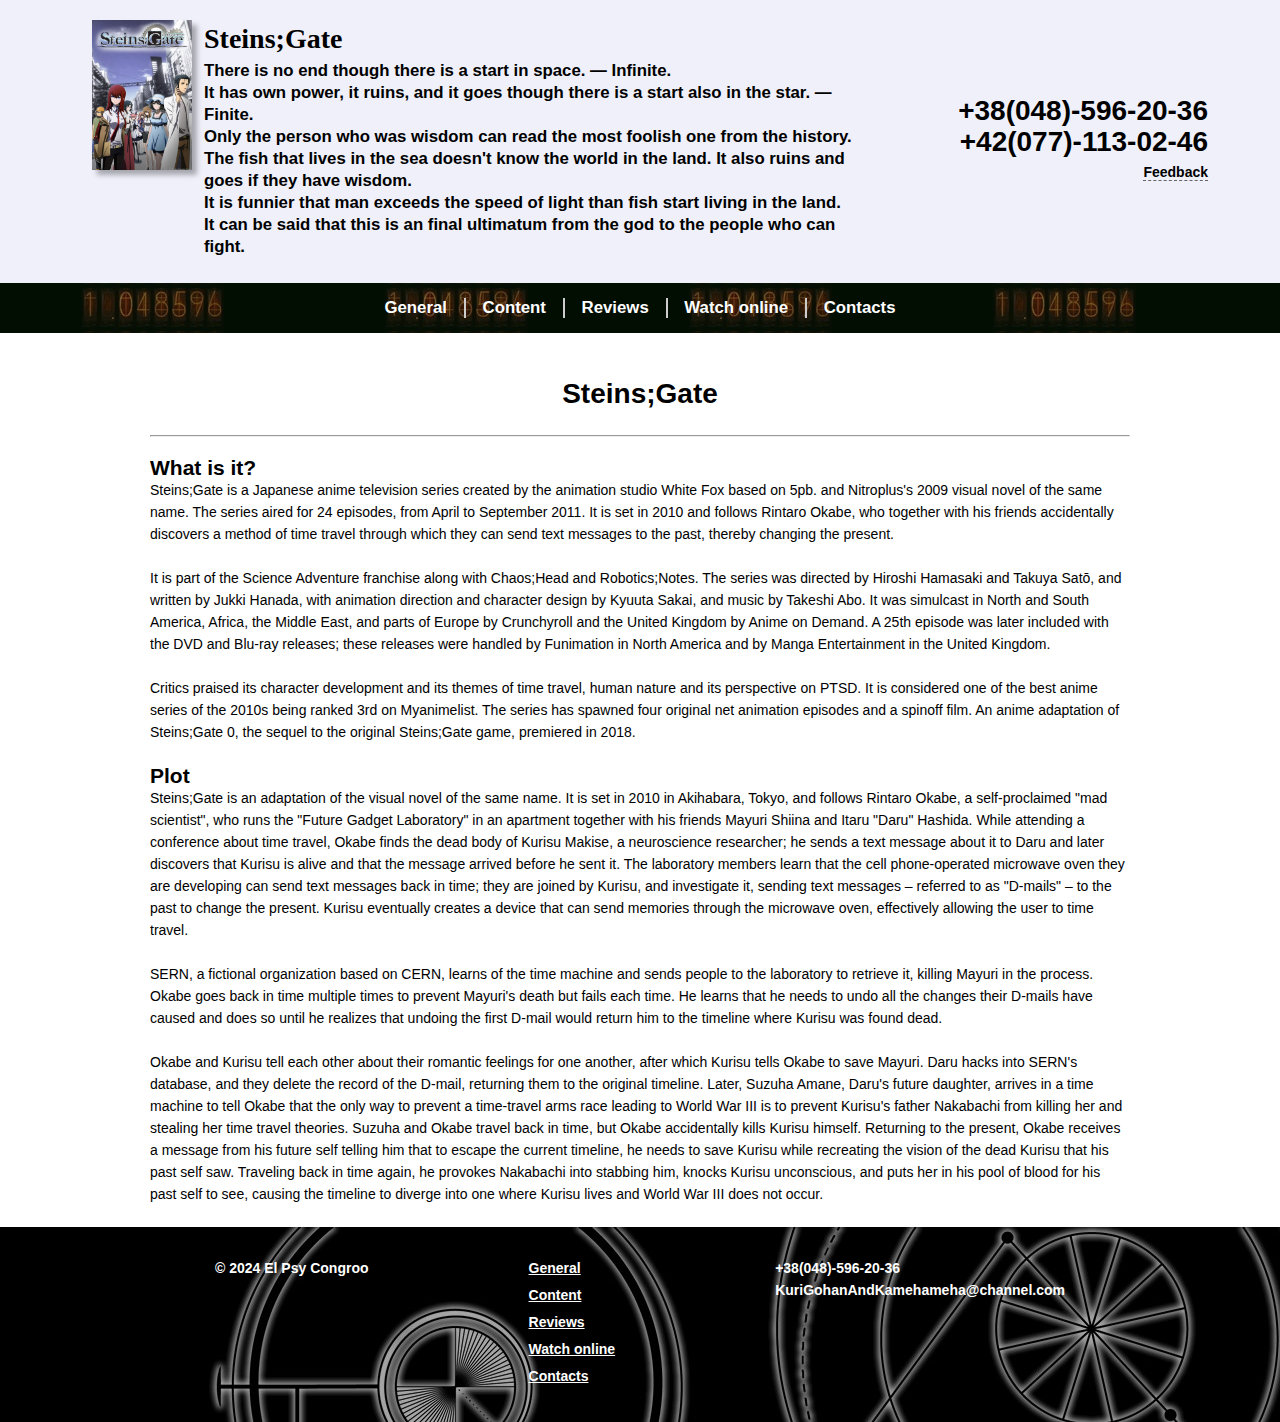
<file: index.html>
<!DOCTYPE html>
<html lang="en">
<head>
    <meta charset="UTF-8">
    <title>Steins;Gate</title>
    <link rel="icon" href="images/logo.png">

    <link rel="stylesheet" href="styles/styles.css">
    <link rel="stylesheet" href="styles/menu.css">
    <link rel="stylesheet" href="styles/header.css">
    <link rel="stylesheet" href="styles/footer.css">
    <link rel="stylesheet" href="styles/feedback.css">

    <link rel="stylesheet" href="https://cdnjs.cloudflare.com/ajax/libs/font-awesome/4.7.0/css/font-awesome.min.css">
</head>
<body>
    <header>
        <div class="container">
            <div class="logo-container">
                <div class="logo">
                    <img src="images/logo.png" alt="logo"
                         width="100" height="150">
                    <div>
                        <h1>Steins;Gate</h1>
                         <h5>There is no end though there is a start in space. — Infinite.
                            <br>It has own power, it ruins, and it goes though there is a start also in the star. — Finite.
                            <br>Only the person who was wisdom can read the most foolish one from the history.
                            <br>The fish that lives in the sea doesn't know the world in the land. It also ruins and goes if they have wisdom.
                            <br>It is funnier that man exceeds the speed of light than fish start living in the land.
                            <br>It can be said that this is an final ultimatum from the god to the people who can fight.</h5>
                    </div>
                </div>
            </div>
            <div class="contacts-container">
                <div class="contacts">
                    <h1>+38(048)-596-20-36</h1>
                    <h1>+42(077)-113-02-46</h1>
                    <p><a id="feedback-link" href="#">Feedback</a></p>
                </div>
            </div>
            <script src="scripts/feedback.js" defer></script>
        </div>
    </header>
    <div id="feedback-background" class="hidden"></div>
    <div class="container">
        <div id="feedback-form" class="hidden">
            <form method="post">
                <h1>Feedback</h1>
                <label for="name">Full name *</label>
                <input type="text" id="name" name="name" placeholder="Enter full name" required>
                <label for="phone">Phone number *</label>
                <input type="text" id="phone" name="phone" placeholder="Enter phone number" required>
                <label for="email">Email *</label>
                <input type="email" id="email" name="email" placeholder="Enter email" required>
                <label for="message">Message</label>
                <textarea name="message" id="message" placeholder="Enter your message" required></textarea>
                <input type="submit" value="Submit">
            </form>
            <div id="close-button">
                <i class="fa fa-times" aria-hidden="true"></i>
            </div>
        </div>
    </div>
    <div class="menu-container">
        <div class="darken">
            <div class="container">
                <menu>
                    <li><a href="index.html">General</a></li>
                    <li><a href="content.html">Content</a></li>
                    <li><a href="reviews.html">Reviews</a></li>
                    <li><a href="https://uakino.club/animeukr/anime-series/14700-shteynova-brama-bramashteyna-ona-1-sezon.html">Watch online</a></li>
                    <li><a href="#">Contacts</a></li>
                </menu>
            </div>
        </div>
    </div>
    <main>
        <div class="container">
            <div class="content-container">
                <div class="content-header">
                    <h1>Steins;Gate</h1>
                </div>
                <hr>
                <p class="description">
                    <h2>What is it?</h2>
                    Steins;Gate is a Japanese anime television series created by the animation studio White Fox based on 5pb. and Nitroplus's 2009 visual novel of the same name. The series aired for 24 episodes, from April to September 2011. It is set in 2010 and follows Rintaro Okabe, who together with his friends accidentally discovers a method of time travel through which they can send text messages to the past, thereby changing the present.

                    <br><br>It is part of the Science Adventure franchise along with Chaos;Head and Robotics;Notes. The series was directed by Hiroshi Hamasaki and Takuya Satō, and written by Jukki Hanada, with animation direction and character design by Kyuuta Sakai, and music by Takeshi Abo. It was simulcast in North and South America, Africa, the Middle East, and parts of Europe by Crunchyroll and the United Kingdom by Anime on Demand. A 25th episode was later included with the DVD and Blu-ray releases; these releases were handled by Funimation in North America and by Manga Entertainment in the United Kingdom.

                    <br><br>Critics praised its character development and its themes of time travel, human nature and its perspective on PTSD. It is considered one of the best anime series of the 2010s being ranked 3rd on Myanimelist. The series has spawned four original net animation episodes and a spinoff film. An anime adaptation of Steins;Gate 0, the sequel to the original Steins;Gate game, premiered in 2018.<br><br>
                </p>
                <p>
                    <h2>Plot</h2>
                    Steins;Gate is an adaptation of the visual novel of the same name. It is set in 2010 in Akihabara, Tokyo, and follows Rintaro Okabe, a self-proclaimed "mad scientist", who runs the "Future Gadget Laboratory" in an apartment together with his friends Mayuri Shiina and Itaru "Daru" Hashida. While attending a conference about time travel, Okabe finds the dead body of Kurisu Makise, a neuroscience researcher; he sends a text message about it to Daru and later discovers that Kurisu is alive and that the message arrived before he sent it. The laboratory members learn that the cell phone-operated microwave oven they are developing can send text messages back in time; they are joined by Kurisu, and investigate it, sending text messages – referred to as "D-mails" – to the past to change the present. Kurisu eventually creates a device that can send memories through the microwave oven, effectively allowing the user to time travel.

                    <br><br>SERN, a fictional organization based on CERN, learns of the time machine and sends people to the laboratory to retrieve it, killing Mayuri in the process. Okabe goes back in time multiple times to prevent Mayuri's death but fails each time. He learns that he needs to undo all the changes their D-mails have caused and does so until he realizes that undoing the first D-mail would return him to the timeline where Kurisu was found dead.

                    <br><br>Okabe and Kurisu tell each other about their romantic feelings for one another, after which Kurisu tells Okabe to save Mayuri. Daru hacks into SERN's database, and they delete the record of the D-mail, returning them to the original timeline. Later, Suzuha Amane, Daru's future daughter, arrives in a time machine to tell Okabe that the only way to prevent a time-travel arms race leading to World War III is to prevent Kurisu's father Nakabachi from killing her and stealing her time travel theories. Suzuha and Okabe travel back in time, but Okabe accidentally kills Kurisu himself. Returning to the present, Okabe receives a message from his future self telling him that to escape the current timeline, he needs to save Kurisu while recreating the vision of the dead Kurisu that his past self saw. Traveling back in time again, he provokes Nakabachi into stabbing him, knocks Kurisu unconscious, and puts her in his pool of blood for his past self to see, causing the timeline to diverge into one where Kurisu lives and World War III does not occur.<br><br>
                </p>
            </div>
        </div>
    </main>
    <footer>
        <div class="container">
            <div>
                <b>© 2024 El Psy Congroo</b>
            </div>
            <div class="footer-menu">
                <ul>
                    <li><a href="index.html">General</a></li>
                    <li><a href="content.html">Content</a></li>
                    <li><a href="reviews.html">Reviews</a></li>
                    <li><a href="https://uakino.club/animeukr/anime-series/14700-shteynova-brama-bramashteyna-ona-1-sezon.html">Watch online</a></li>
                    <li><a href="#">Contacts</a></li>
                </ul>
            </div>
            <div>
                <span><b>+38(048)-596-20-36<br>KuriGohanAndKamehameha@channel.com</b></span>
            </div>
        </div>
    </footer>
</body>
</html>
</file>
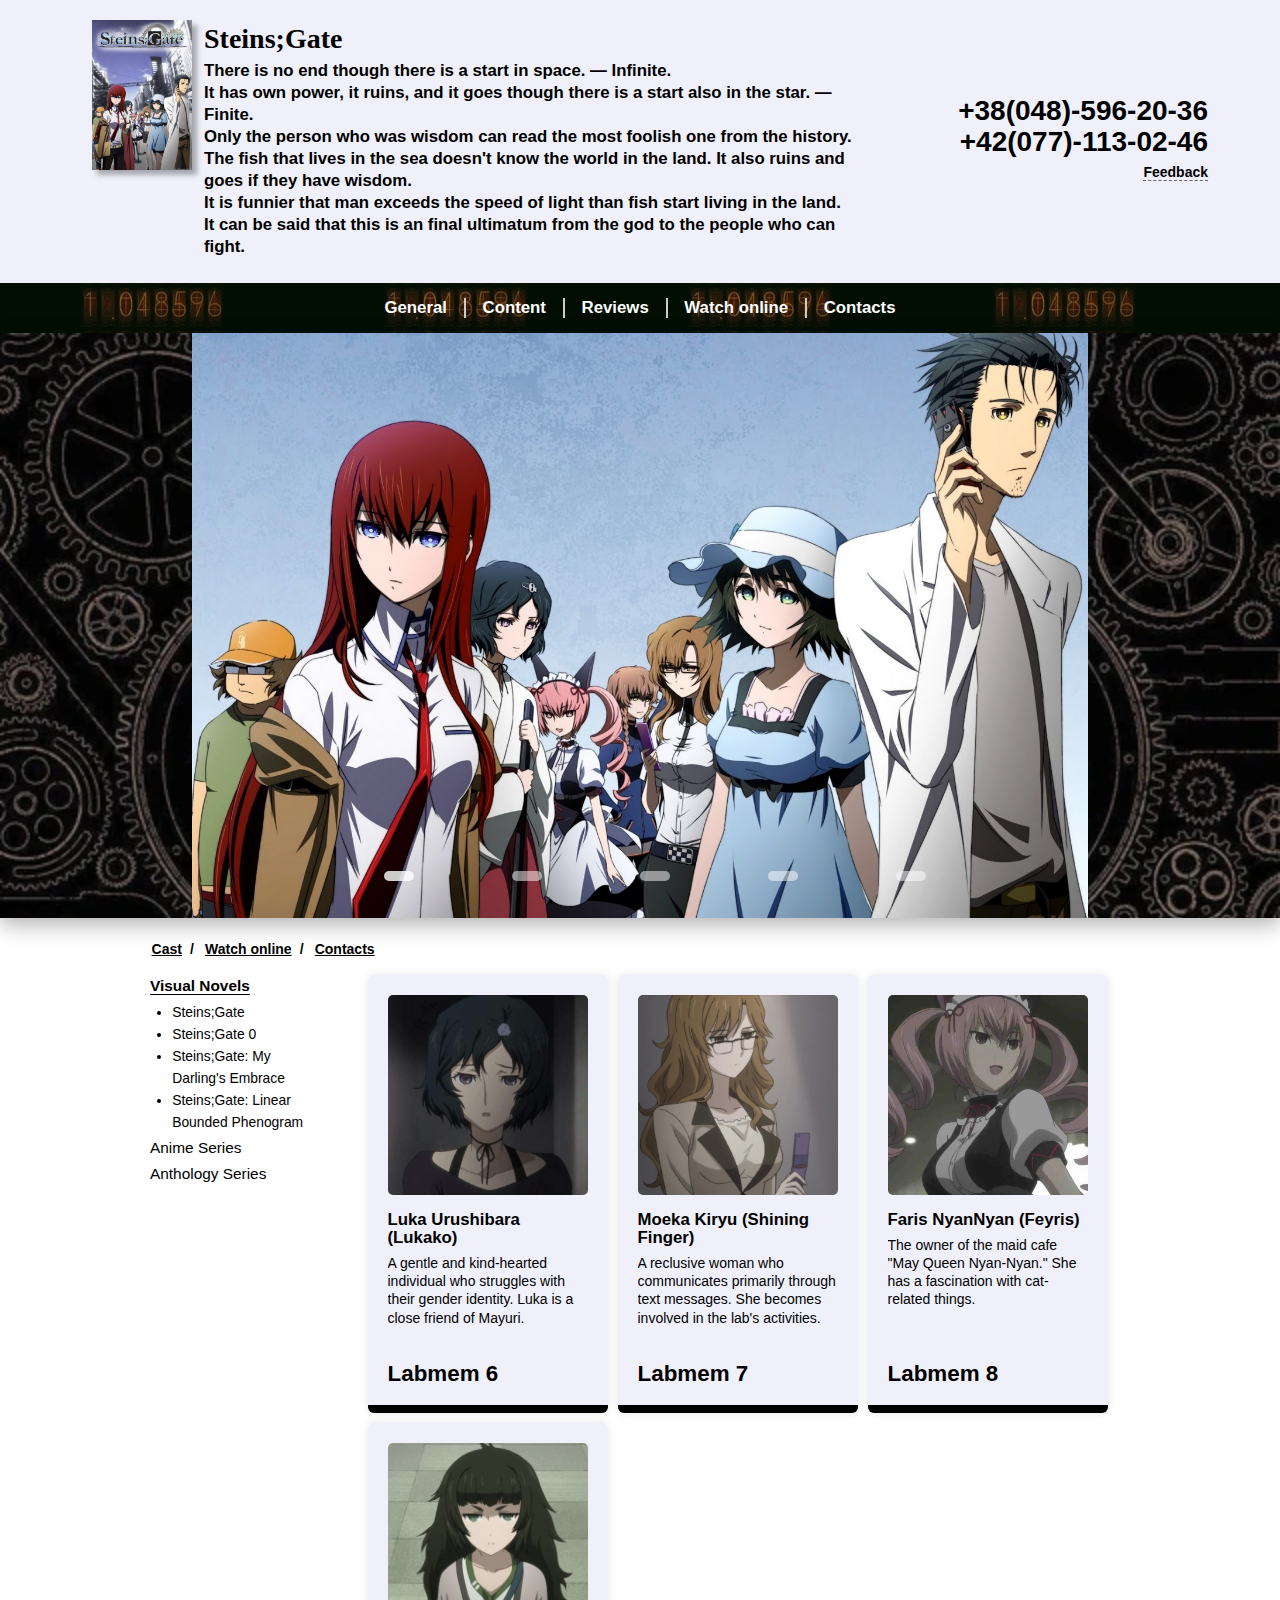
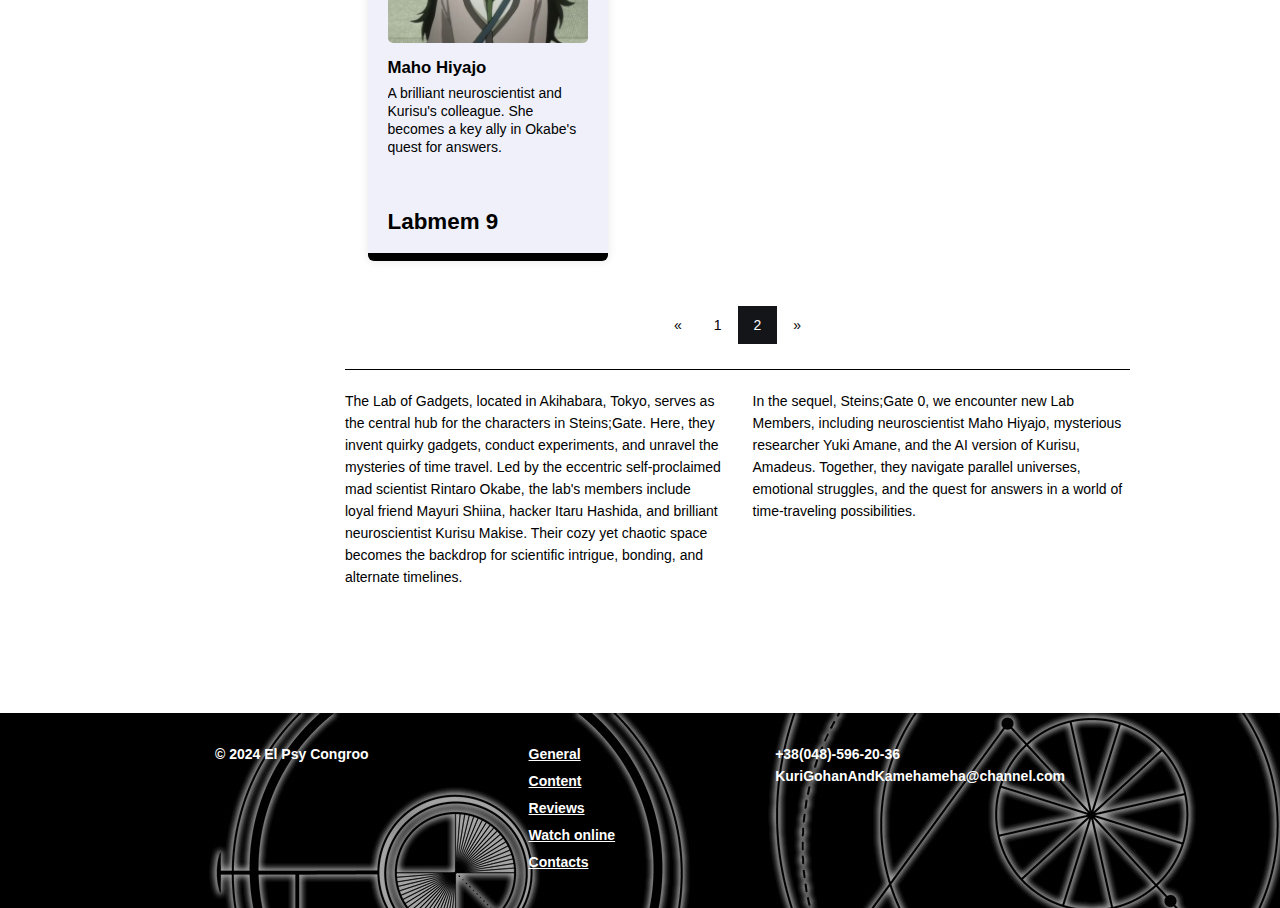
<file: index1.html>
<!DOCTYPE html>
<html lang="en">
<head>
    <meta charset="UTF-8">
    <title>Steins;Gate | Content</title>
    <link rel="icon" href="images/logo.png">

    <link rel="stylesheet" href="styles/styles.css">
    <link rel="stylesheet" href="styles/menu.css">
    <link rel="stylesheet" href="styles/header.css">
    <link rel="stylesheet" href="styles/slider.css">
    <link rel="stylesheet" href="styles/content.css">
    <link rel="stylesheet" href="styles/footer.css">
    <link rel="stylesheet" href="styles/feedback.css">

    <link rel="stylesheet" href="https://cdnjs.cloudflare.com/ajax/libs/font-awesome/4.7.0/css/font-awesome.min.css">
</head>
<body>
    <header>
        <div class="container">
            <div class="logo-container">
                <div class="logo">
                    <img src="images/logo.png" alt="logo"
                         width="100" height="150">
                    <div>
                        <h1>Steins;Gate</h1>
                         <h5>There is no end though there is a start in space. — Infinite.
                            <br>It has own power, it ruins, and it goes though there is a start also in the star. — Finite.
                            <br>Only the person who was wisdom can read the most foolish one from the history.
                            <br>The fish that lives in the sea doesn't know the world in the land. It also ruins and goes if they have wisdom.
                            <br>It is funnier that man exceeds the speed of light than fish start living in the land.
                            <br>It can be said that this is an final ultimatum from the god to the people who can fight.</h5>
                    </div>
                </div>
            </div>
            <div class="contacts-container">
                <div class="contacts">
                    <h1>+38(048)-596-20-36</h1>
                    <h1>+42(077)-113-02-46</h1>
                    <p><a id="feedback-link" href="#">Feedback</a></p>
                </div>
            </div>
            <script src="scripts/feedback.js" defer></script>
        </div>
    </header>
    <div id="feedback-background" class="hidden"></div>
    <div class="container">
        <div id="feedback-form" class="hidden">
            <form method="post">
                <h1>Feedback</h1>
                <label for="name">Full name *</label>
                <input type="text" id="name" name="name" placeholder="Enter full name" required>
                <label for="phone">Phone number *</label>
                <input type="text" id="phone" name="phone" placeholder="Enter phone number" required>
                <label for="email">Email *</label>
                <input type="email" id="email" name="email" placeholder="Enter email" required>
                <label for="message">Message</label>
                <textarea name="message" id="message" placeholder="Enter your message" required></textarea>
                <input type="submit" value="Submit">
            </form>
            <div id="close-button">
                <i class="fa fa-times" aria-hidden="true"></i>
            </div>
        </div>
    </div>
    <div class="menu-container">
        <div class="darken">
            <div class="container">
                <menu>
                    <li><a href="index.html">General</a></li>
                    <li><a href="content.html">Content</a></li>
                    <li><a href="reviews.html">Reviews</a></li>
                    <li><a href="https://uakino.club/animeukr/anime-series/14700-shteynova-brama-bramashteyna-ona-1-sezon.html">Watch online</a></li>
                    <li><a href="#">Contacts</a></li>
                </menu>
            </div>
        </div>
    </div>

    <div class="slider_container">
        <div class="slider_bar">
            <input class=" empty" type="radio" name="slider_btns" id="sb1" checked>
            <input class=" empty" type="radio" name="slider_btns" id="sb2">
            <input class=" empty" type="radio" name="slider_btns" id="sb3">
            <input class=" empty" type="radio" name="slider_btns" id="sb4">
            <input class=" empty" type="radio" name="slider_btns" id="sb5">
            <div class="actual_buttons">
                <label class="sbtn1" for="sb1"></label>
                <label class="sbtn2" for="sb2"></label>
                <label class="sbtn3" for="sb3"></label>
                <label class="sbtn4" for="sb4"></label>
                <label class="sbtn5" for="sb5"></label>
            </div>
            <div class="slides">
                <div class="slide_cover sl1"><div class="slide"></div></div>
                <div class="slide_cover sl2"><div class="slide"></div></div>
                <div class="slide_cover sl3"><div class="slide"></div></div>
                <div class="slide_cover sl4"><div class="slide"></div></div>
                <div class="slide_cover sl5"><div class="slide"></div></div>
            </div>
            <script src="scripts/slider.js"></script>
        </div>
    </div>

    <main>
        <div class="container">
            <div class="breadcrumbs">
                <ul>
                    <li><a href="index.html">Cast</a></li>
                    <li><a href="#">Watch online</a></li>
                    <li><a href="#">Contacts</a></li>
                </ul>
            </div>
            <div class="content-container">
                <div class="side-content">
                    <ul class="side-menu">
                        <li class="active-category">
                            <a href="#">Visual Novels</a>
                            <ul>
                                <li><a href="#">Steins;Gate</a></li>
                                <li><a href="#">Steins;Gate 0</a></li>
                                <li><a href="#">Steins;Gate: My Darling's Embrace</a></li>
                                <li><a href="#">Steins;Gate: Linear Bounded Phenogram</a></li>
                            </ul>
                        </li>
                        <li>
                            <a href="#">Anime Series</a>
                            <ul>
                                <li><a href="#">Steins;Gate (2011)</a></li>
                                <li><a href="#">Steins;Gate: Load Region of Deja Vu (2013)</a></li>
                                <li><a href="#">Steins;Gate: Kyoukaimenjou no Missing Link - Divide By Zero (2015)</a></li>
                                <li><a href="#">Steins;Gate 0 (2018)</a></li>
                            </ul>
                        </li>
                        <li>
                            <a href="#">Anthology Series</a>
                            <ul>
                                <li><a href="#">Magic 4-koma Steins;Gate</a></li>
                                <li><a href="#">Sekaisen Hendouritsu X.091015%</a></li>
                                <li><a href="#">Steins;Gate Comic Anthology</a></li>
                                <li><a href="#">Steins;Gate Comic Fragments</a></li>
                                <li><a href="#">Steins;Gate 0 Comic Anthology</a></li>
                                <li><a href="#">Steins;Gate 0 Dengeki Comic Anthology</a></li>
                            </ul>
                        </li>
                    <script src="scripts/dropdown.js"></script>
                </div>
                <div class="main-content">
                    <div class="labmems">
                        <div class="labmem">
                            <div class="labmem-img">
                                <img src="images/luka.png" alt="luka">
                            </div>
                            <div class="labmem-info">
                                <h1>Luka Urushibara (Lukako)</h1>
                                <span>A gentle and kind-hearted individual who struggles with their gender identity. Luka is a close friend of Mayuri.</span>
                            </div>

                            <div class="labmem-num">
                                    Labmem 6
                            </div>
                        </div>
                        <div class="labmem">
                            <div class="labmem-img">
                                <img src="images/moeka.png" alt="moeka">
                            </div>
                            <div class="labmem-info">
                                <h1>Moeka Kiryu (Shining Finger)</h1>
                                <span>A reclusive woman who communicates primarily through text messages. She becomes involved in the lab's activities.</span>
                            </div>

                            <div class="labmem-num">
                                    Labmem 7
                            </div>
                        </div>
                        <div class="labmem">
                            <div class="labmem-img">
                                <img src="images/faris.png" alt="faris">
                            </div>
                            <div class="labmem-info">
                                <h1>Faris NyanNyan (Feyris)</h1>
                                <span>The owner of the maid cafe "May Queen Nyan-Nyan." She has a fascination with cat-related things.</span>
                            </div>

                            <div class="labmem-num">
                                    Labmem 8
                            </div>
                        </div>

                        <div class="labmem">
                            <div class="labmem-img">
                                <img src="images/maho.png" alt="maho">
                            </div>
                            <div class="labmem-info">
                                <h1>Maho Hiyajo</h1>
                                <span>A brilliant neuroscientist and Kurisu's colleague. She becomes a key ally in Okabe's quest for answers.</span>
                            </div>

                            <div class="labmem-num">
                                    Labmem 9
                            </div>
                        </div>
                    </div>
                    <div class="pagination_holder">
                        <div class="pagination">
                            <a href="index.html">&laquo;</a>
                            <a href="index.html">1</a>
                            <a class="active" href="#">2</a>
                            <a href="index.html">&raquo;</a>
                        </div>
                    </div>
                    <div class="lab-info-text">
                        <div>
                            The Lab of Gadgets, located in Akihabara, Tokyo, serves as the central hub for the characters in Steins;Gate. Here, they invent quirky gadgets, conduct experiments, and unravel the mysteries of time travel. Led by the eccentric self-proclaimed mad scientist Rintaro Okabe, the lab's members include loyal friend Mayuri Shiina, hacker Itaru Hashida, and brilliant neuroscientist Kurisu Makise. Their cozy yet chaotic space becomes the backdrop for scientific intrigue, bonding, and alternate timelines.
                        </div>
                        <div>
                            In the sequel, Steins;Gate 0, we encounter new Lab Members, including neuroscientist Maho Hiyajo, mysterious researcher Yuki Amane, and the AI version of Kurisu, Amadeus. Together, they navigate parallel universes, emotional struggles, and the quest for answers in a world of time-traveling possibilities.
                        </div>
                    </div>
                </div>
            </div>
        </div>
    </main>
    <footer>
        <div class="container">
            <div>
                <b>© 2024 El Psy Congroo</b>
            </div>
            <div class="footer-menu">
                <ul>
                    <li><a href="index.html">General</a></li>
                    <li><a href="content.html">Content</a></li>
                    <li><a href="reviews.html">Reviews</a></li>
                    <li><a href="https://uakino.club/animeukr/anime-series/14700-shteynova-brama-bramashteyna-ona-1-sezon.html">Watch online</a></li>
                    <li><a href="#">Contacts</a></li>
                </ul>
            </div>
            <div>
                <span><b>+38(048)-596-20-36<br>KuriGohanAndKamehameha@channel.com</b></span>
            </div>
        </div>
    </footer>
</body>
</html>
</file>
<file: styles/styles.css>
* {
    margin: 0;
    padding: 0;
}

@font-face {
            font-family: "EB Garamond";
            src: url("https://fonts.google.com/specimen/Garamond");
        }

body {
    display: flex;
    flex-direction: column;
    font-family: "Garamond", sans-serif;
    font-size: 14px;
    line-height: 22px;
    color: #000000;
    min-height: 100vh;
}

.container {
    max-width: 980px;
    padding-left: 10px;
    padding-right: 10px;
    margin: 0 auto;
}

.content-header {
    margin: 40px 0 30px 0;
    display: flex;
    flex-direction: column;
    align-items: center;
    justify-content: space-between;
    padding: 0 20px;
}

.content-header h1 {
    font-weight: bold;
    margin-top: 10px;
    color: #000000;
}

.description {
    margin: 20px;
}

.content-container a {
    text-decoration: none;
}
</file>
<file: styles/menu.css>
.menu-container {
    background-color: #000000;
    background-image: url(../images/menu.jpg);
}

.menu-container .darken {
    width: 100%;
    min-height: 100%;
    background-color: rgba(5, 28, 5, 0.5);
}


.menu-container menu {
    display: flex;
    flex-direction: row;
    justify-content: center;
    list-style: none;
    padding: 5px;
    width: fit-content;
    font-size: 1.2em;
    font-weight: bold;
}

menu {
    margin: 0 auto;
}

menu a {
    color: #FFF;
    display: block;
    text-decoration: none;
    line-height: normal;
}

menu a:hover {
    text-decoration: underline;
}

menu li{
    flex-grow: 1;
    flex-basis: auto;
    padding: 0 1em;
    text-align: center;
    border-left: 2px solid #CCC;
    margin: 10px 0;
}

menu li:first-child {
    border-left: none;
}
</file>
<file: styles/header.css>
header {
    background-color: #EFF0FA;
    padding: 20px;
    color: #000000;
}

header .container {
    display: flex;
    width: 90%;
    max-width: 100%;
    flex-direction: row;
    justify-content: space-between;
    margin: 0 5%;
    gap: 15px;

}

.contacts-container {
    flex: 2;
}

.logo-container {
    flex: 5;
}

@media (max-width: 1200px) {
    header .container {
        gap: 40px;
        flex-direction: column;
    }
}

.logo {
    height: 100%;
    display: flex;
    flex-direction: row;
    justify-content: flex-start;
    align-content: center;
}

.logo img {
    min-height: 100px;
    min-width: 100px;
    background-color: #000000;
    box-shadow:5px 5px 5px rgba(0, 0, 0, 0.3);
    box-sizing: border-box;
    float: left;
    margin-right: 0.5em;
    object-fit: cover;
}

.logo > div {
    display: flex;
    flex-direction: column;
    justify-content: center;
    gap: 0.5em;
    padding: 5px;
}

.logo h1 {
    font-family: 'Garamond', cursive;
    font-size: 2em;
    font-weight: bold;
    line-height: 1em;
}

.logo h5 {
    font-family: 'Garamond', sans-serif;
    font-size: 1.2em;
}

.contacts {
    height: 100%;
    display: flex;
    flex-direction: column;
    justify-content: center;
    align-items: flex-end;
}

.contacts h1 {
    font-family: 'Garamond', sans-serif;
    margin-bottom: 0.3em;
}

.contacts a {
    color: #000000;
    font-weight: bold;
    text-decoration: none;
    border-bottom: 1px dashed #646464;
}
</file>
<file: styles/footer.css>
footer {
    color: #FFF;
    padding: 30px 10px;
    margin-top: auto;
    background-image: url("../images/footer.png");
    min-height: 70px;
}

footer .container {
    display: flex;
    flex-direction: row;
    justify-content: space-around;
    gap: 30px;
    align-items: flex-start;
}

footer ul {
    list-style: none;
}

footer ul li {
    margin-bottom: 5px;
}

footer a {
    color: #FFF;
    font-weight: bold;
    text-decoration: underline;
}
</file>
<file: styles/feedback.css>
.hidden {
  opacity: 0;
  visibility: hidden;
  transition: visibility 0s, opacity 0.3s linear;
}

#feedback-form {
  position: fixed;
  top: 50%;
  left: 50%;
  transform: translate(-50%, -50%);
  background-color: #FFF;
  border-top: 1px solid #CCC;
  z-index: 9999;
  padding: 30px;
  min-width: fit-content;
  border-radius: 8px;
}

#feedback-background {
  position: fixed;
  top: 0;
  left: 0;
  width: 100%;
  height: 100%;
  background-color: rgba(0, 0, 0, 0.7);
  z-index: 9998;
}

#feedback-form:not(.hidden), #feedback-background:not(.hidden) {
  transition: opacity 0.3s, visibility 0s linear;
}


#feedback-form h1 {
  font-size: 1.5em;
  margin-bottom: 20px;
  text-align: center;
}

#feedback-form label {
  text-align: center;
  display: block;
  margin-bottom: 3px;
  margin-top: 4px;
}

#feedback-form input[type=text], input[type=email], #feedback-form textarea {
  width: 100%;
  padding: 10px;
  box-sizing: border-box;
  border: 1px solid #CCC;
  border-radius: 3px;
  margin-bottom: 10px;
}

#feedback-form textarea {
  height: 110px;
}

#feedback-form input[type=submit] {
  width: 100%;
  padding: 10px;
  box-sizing: border-box;
  border: 1px solid #CCC;
  border-radius: 3px;
  background-color: #4CAF50;
  color: #FFF;
  font-weight: bold;
  cursor: pointer;
}

#feedback-form input[type=submit]:hover {
  background-color: #3E8E41;
}

#close-button {
  position: absolute;
  top: 0;
  right: 0;
  cursor: pointer;
  font-size: 2em;
  padding: 5px;
  z-index: 9999;
  transition: all 0.3s;
}

#close-button:hover {
  color: #690000;
}
</file>
<file: styles/slider.css>
.slider_container{
    height: 70vh;
    display: flex;
    justify-content: center;
    align-items: center;
    background-image: url('../images/slider.png');
    background-repeat: no-repeat;
    background-size: cover;
}

.slider_bar {
    height: 100%;
    display: flex;
    flex-direction: row;
    width: 100%;
    position: relative;
}
@media screen and (min-width: 1200px) and (max-width: 1300px) {
    .slider_container {
      height: 65vh;
    }
}
@media screen and (min-width: 1080px) and (max-width: 1200px) {
    .slider_container {
      height: 60vh;
    }
}
@media screen and (min-width: 960px) and (max-width: 1080px) {
    .slider_container {
      height: 55vh;
    }
}
@media screen and (min-width: 845px) and (max-width: 960px) {
    .slider_container {
      height: 50vh;
    }
}
@media screen and (min-width: 720px) and (max-width: 845px) {
    .slider_container {
      height: 45vh;
    }
}
@media screen and (min-width: 605px) and (max-width: 720px) {
    .slider_container {
      height: 40vh;
    }
}
@media screen and (max-width: 605px) {
    .slider_container {
      height: 35vh;
    }
}

.sl1 .slide{
    background: url('../images/slide1.png') no-repeat center center;
    background-size: cover;
}
.sl2 .slide{
    background: url('../images/slide2.png') no-repeat center center;
    background-size: cover;
}
.sl3 .slide{
    background: url('../images/slide3.png') no-repeat center center;
    background-size: cover;
    background-position-y: 0;
}
.sl4 .slide{
    background: url('../images/slide4.png') no-repeat center center;
    background-size: cover;
}
.sl5 .slide{
    background: url('../images/slide5.png') no-repeat center center;
    background-size: cover;
    background-position-y: 0;
}
.slide{
    width: 70%;
    height: 100%;
    opacity: 0;
    z-index: 0;
    transition: 0.8s, opacity 0.6s, -webkit-filter 2.5s ease-out;
    margin: 0 15%;
}


.slides, .slide_cover {
    width: 100%;
    height: 100%;
}

.slide_cover{
    position: absolute;
}

.slides {
    display: block;
    align-items: center;
    box-shadow: 0 7px 20px rgba(0, 0, 0, 0.3);
    position: relative;
    overflow: hidden;
}

#sb1:checked ~ .slides .sl1 .slide,
#sb2:checked ~ .slides .sl2 .slide,
#sb3:checked ~ .slides .sl3 .slide,
#sb4:checked ~ .slides .sl4 .slide,
#sb5:checked ~ .slides .sl5 .slide {
    opacity: 1;
    z-index: 1;
}

.sbtn1, .sbtn2, .sbtn3, .sbtn4, .sbtn5{
    position: absolute;
    top: 92%;
    z-index: 2;
}

.empty{
    display: none;
}

.actual_buttons label {
    display: block;
    height: 10px;
    width: 30px;
    border-radius: 5px;
    cursor: pointer;
    opacity: 0.5;
    transition: opacity 0.5s;
    background-color: #FFF;
}

.actual_buttons label:hover,
#sb1:checked ~ .actual_buttons label:nth-of-type(1),
#sb2:checked ~ .actual_buttons label:nth-of-type(2),
#sb3:checked ~ .actual_buttons label:nth-of-type(3),
#sb4:checked ~ .actual_buttons label:nth-of-type(4),
#sb5:checked ~ .actual_buttons label:nth-of-type(5) {
  opacity: 0.8;
}

.sbtn1{
    margin-left: 30%;
}
.sbtn2{
    margin-left: 40%;
}
.sbtn3{
    margin-left: 50%;
}
.sbtn4{
    margin-left: 60%;
}
.sbtn5{
    margin-left: 70%;
}
</file>
<file: styles/content.css>
main {
  color: #000000;
  padding: 10px;
}

a {
  color: #000000;
  text-decoration: none;
}

.breadcrumbs {
  margin: 10px 0;
}

.breadcrumbs ul {
  display: flex;
  flex-wrap: wrap;
  justify-content: left;
  list-style: none;
  margin: 0;
  padding: 0;
}

.breadcrumbs ul li {
  display: inline-block;
  margin: 0 0.1rem;
  padding: 0;
}

.breadcrumbs ul li a {
  font-weight: 600;
  text-decoration: underline;
}

.breadcrumbs ul li a::after {
  content: " / ";
  margin: 0 0.5rem;
  border-bottom: none;
  display:inline-block;
}

.breadcrumbs ul li:last-child a::after {
  content: none;
}

.content-container {
  width: 100%;
  display: flex;
  margin: 15px auto;
  min-height: 100px;
}

.side-content {
  flex: 1;
  padding: 0 15px 0 0;
  max-width: 180px;
}

.side-menu {
  font-size: 1.1em;
  font-weight: 500;
  display: flex;
  flex-direction: column;
  justify-content: flex-start;
  align-items: flex-start;
  gap: 4px;
  color: #000000;
}

.side-menu a {
  color: #000000;
  transition: color 0.5s;
  text-decoration: none;
}

.side-menu a:hover {
  color: #232323;
}

.side-menu li ul {
  display: none;
}

.side-menu ul li {
  opacity: 0;
  transition: opacity 0.5s;
  transition-delay: 100ms;
}

.side-menu li.active-category ul li {
  opacity: 1;
}

.side-menu li.active-category ul {
  margin-top: 4px;
  animation: dropdown 0.5s;
}

@keyframes dropdown {
  0% {
    display: none;
    opacity: 0;
  }
  1% {
    display: block;
    opacity: 0;
  }
  100% {
    display: block;
    opacity: 1;
  }
}

.side-menu li.active-category li.active-subcategory > a, .side-menu li.active-category > a {
  color: #000000;
  border-bottom: 1px solid #000000;
  font-weight: bolder;
}

.side-menu li.active-category ul {
  display: block;
}

.side-content > ul {
  list-style: none;
}

.side-content > ul ul {
  margin: 0 4px 0 1.6em;
  font-size: 0.9em;
  list-style: disc;
}

.side-content > ul > li.active > a {
  border-bottom: 1px solid #000000;
}

.side-note {
  margin-top: 50px;
  text-align: center;
  color: #000000;
  font-size: 0.9em;
}

.side-note img {
  width: 100%;
  max-width: 150px;
}

.main-content {
  flex: 1 1;
  display: flex;
  flex-direction: column;
  justify-content: flex-start;
  align-items: center;
  gap: 25px;
  margin-bottom: 100px;
}

.labmems {
  display: grid;
  grid-template-columns: repeat(3, 1fr);
  grid-gap: 25px;
  gap: 10px;
}

@media (max-width: 1000px) {
  .products {
    grid-template-columns: repeat(2, 1fr);
  }
}

@media (max-width: 700px) {
  .products {
    grid-template-columns: repeat(1, 1fr);
  }
}

.labmem {
  background-color: #EFF0FA;
  padding: 20px;
  border-radius: 6px;
  height: 390px;
  max-height: 390px;
  min-width: 200px;
  max-width: 200px;
  display: flex;
  flex-direction: column;
  justify-content: flex-start;
  align-items: flex-start;
  gap: 0.7em;
  box-shadow: 0 0 10px rgba(0, 0, 0, 0.1);
  transition: all 0.3s ease-in-out;
  border-bottom: 8px solid #000000;
}

.labmem-img img {
  width: 200px;
  height: 200px;
  border-radius: 5px;
  background-color: #FFF;
  object-fit: cover;
  transition: transform 0.3s ease-in-out, margin-bottom 0.3s ease-in-out;
}

.labmem:hover .labmem-img img {
  transform: scale(1.1);
  margin-bottom: 10px;
}

.labmem-info {
  width: 100%;
  overflow: hidden;
  text-overflow: ellipsis;
  line-height: 1.3em;
}

.labmem-info h1 {
  font-size: 1.2em;
  font-weight: 600;
  margin-bottom: 0.4em;
}

.labmem-info span {
  color: #000000;
}

.labmem div:last-child {
  margin-top: auto;
}

.labmem-num {
  width: 100%;
  display: flex;
  flex-direction: row;
  justify-content: space-between;
  align-items: flex-end;
  font-size: 1.6em;
  color: #000000;
  font-weight: 600;
}

.lab-info-text {
  color: #000000;
  border-top: 1px solid #000000;
  padding-top: 20px;
  width: 100%;
  display: flex;
  gap: 30px;
}

.lab-info-text > div {
  flex: 50%;
}

.pagination_holder{
  display: flex;
  justify-content: center;
  align-items: center;
  margin-top: 20px;
}

.pagination a {
  color: black;
  float: left;
  padding: 8px 16px;
  text-decoration: none;
  transition: background-color 0.3s;
}

.pagination a.active {
  background-color: rgb(19, 21, 24);
  color: white;
}

.pagination a:hover:not(.active) {
  background-color: #ddd;
}
</file>
